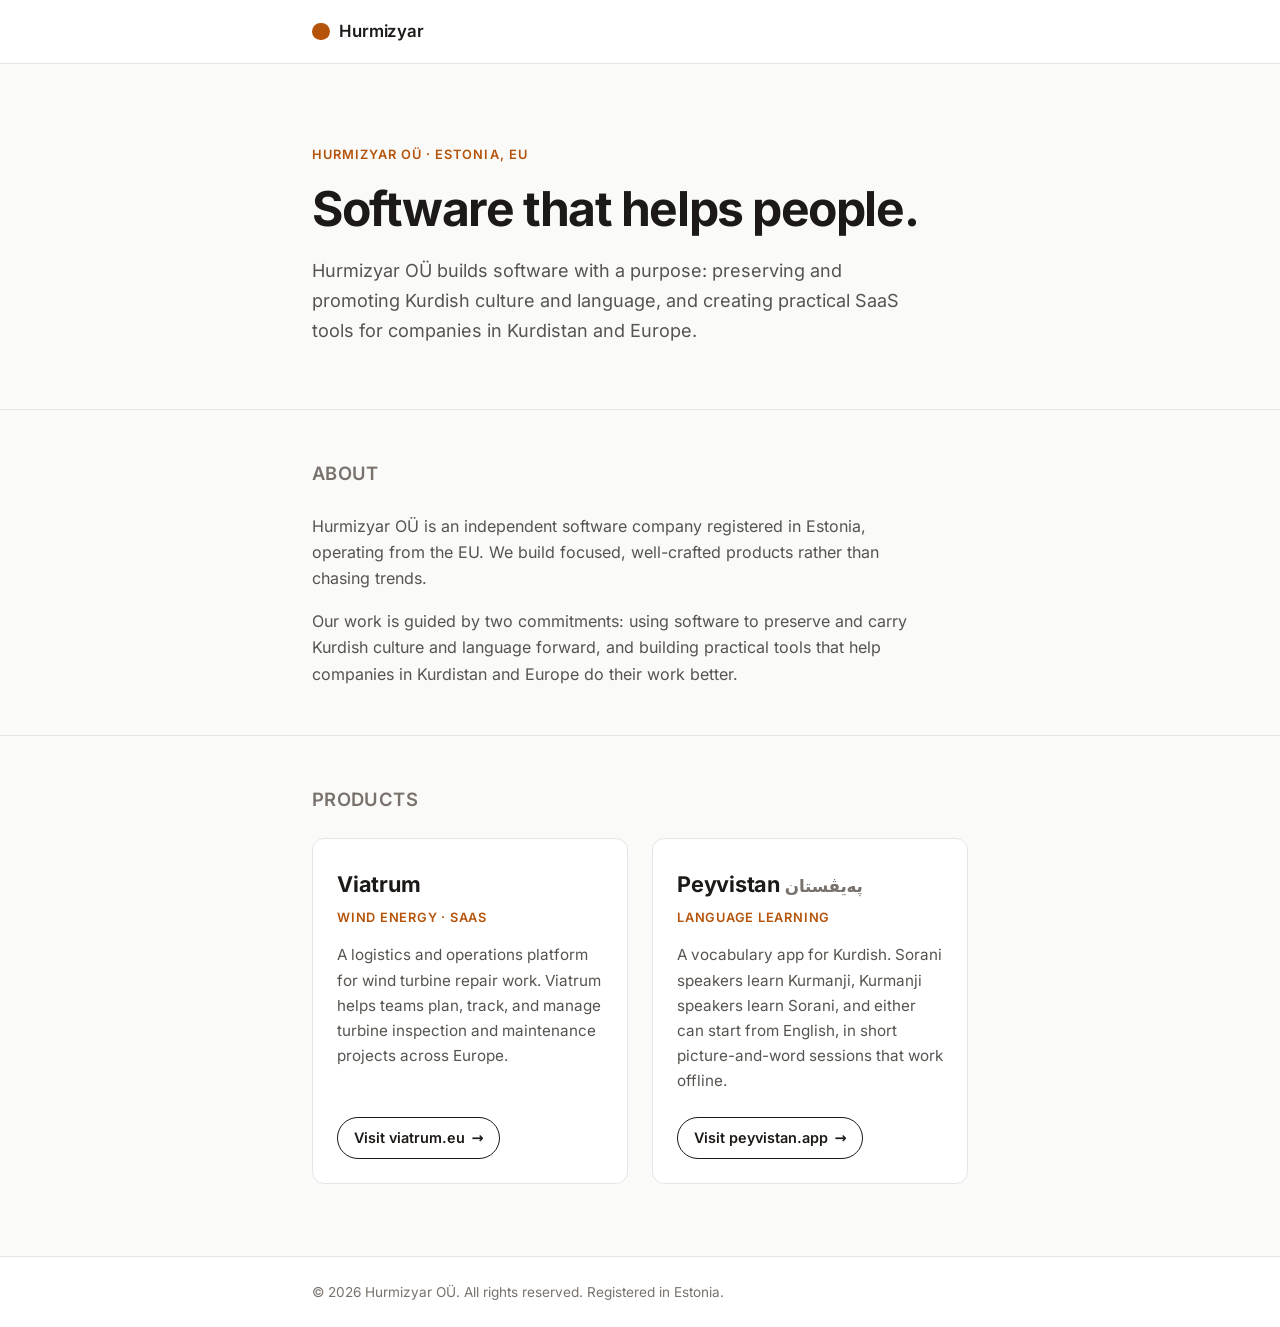
<file: index.html>
<!DOCTYPE html>
<html lang="en">
<head>
  <meta charset="UTF-8">
  <meta name="viewport" content="width=device-width, initial-scale=1.0">
  <title>Hurmizyar OÜ — Software that helps people</title>
  <meta name="description" content="Hurmizyar OÜ is an Estonian software company building products with a focus on Kurdish culture and language, and practical SaaS tools for companies in Kurdistan and Europe.">
  <link rel="canonical" href="https://hurmizyar.com/">
  <meta name="color-scheme" content="light dark">
  <meta name="theme-color" content="#fafaf9" media="(prefers-color-scheme: light)">
  <meta name="theme-color" content="#1c1917" media="(prefers-color-scheme: dark)">
  <link rel="icon" href="/favicon.svg" type="image/svg+xml">

  <meta property="og:type" content="website">
  <meta property="og:site_name" content="Hurmizyar OÜ">
  <meta property="og:title" content="Hurmizyar OÜ — Software that helps people">
  <meta property="og:description" content="An Estonian software company building products for Kurdish culture and language, and practical SaaS tools for companies in Kurdistan and Europe.">
  <meta property="og:url" content="https://hurmizyar.com/">
  <meta name="twitter:card" content="summary">

  <link rel="preload" href="/fonts/inter-latin-wght-normal.woff2" as="font" type="font/woff2" crossorigin>
  <link rel="stylesheet" href="/styles.css">

  <script type="application/ld+json">
  {
    "@context": "https://schema.org",
    "@type": "Organization",
    "name": "Hurmizyar OÜ",
    "url": "https://hurmizyar.com/",
    "address": { "@type": "PostalAddress", "addressCountry": "EE" },
    "owns": [
      { "@type": "SoftwareApplication", "name": "Viatrum", "url": "https://viatrum.eu/", "applicationCategory": "BusinessApplication" },
      { "@type": "SoftwareApplication", "name": "Peyvistan", "url": "https://peyvistan.app/", "applicationCategory": "EducationalApplication" }
    ]
  }
  </script>
</head>
<body>

  <header class="site-header">
    <div class="container">
      <div class="brand">
        <span class="brand-mark" aria-hidden="true"></span>
        <span class="brand-name">Hurmizyar</span>
      </div>
    </div>
  </header>

  <main>

    <!-- Hero -->
    <section class="hero" aria-label="Introduction">
      <div class="container">
        <p class="eyebrow">Hurmizyar OÜ &middot; Estonia, EU</p>
        <h1>Software that helps people.</h1>
        <p class="lede">
          Hurmizyar OÜ builds software with a purpose: preserving and promoting
          Kurdish culture and language, and creating practical SaaS tools for
          companies in Kurdistan and Europe.
        </p>
      </div>
    </section>

    <!-- About / Mission -->
    <section class="about" aria-labelledby="about-heading">
      <div class="container">
        <h2 id="about-heading">About</h2>
        <p>
          Hurmizyar OÜ is an independent software company registered in Estonia,
          operating from the EU. We build focused, well-crafted products rather
          than chasing trends.
        </p>
        <p>
          Our work is guided by two commitments: using software to preserve and
          carry Kurdish culture and language forward, and building practical
          tools that help companies in Kurdistan and Europe do their work better.
        </p>
      </div>
    </section>

    <!-- Products -->
    <section class="products" aria-labelledby="products-heading">
      <div class="container">
        <h2 id="products-heading">Products</h2>
        <div class="product-grid">

          <article class="product-card">
            <h3>Viatrum</h3>
            <p class="product-type">Wind energy &middot; SaaS</p>
            <p class="product-desc">
              A logistics and operations platform for wind turbine repair work.
              Viatrum helps teams plan, track, and manage turbine inspection and
              maintenance projects across Europe.
            </p>
            <a class="visit-link" href="https://viatrum.eu" target="_blank" rel="noopener noreferrer">
              Visit viatrum.eu <span aria-hidden="true">&rarr;</span>
            </a>
          </article>

          <article class="product-card">
            <h3>Peyvistan <span class="native-name" lang="ckb" dir="rtl">پەیڤستان</span></h3>
            <p class="product-type">Language learning</p>
            <p class="product-desc">
              A vocabulary app for Kurdish. Sorani speakers learn Kurmanji,
              Kurmanji speakers learn Sorani, and either can start from English,
              in short picture-and-word sessions that work offline.
            </p>
            <a class="visit-link" href="https://peyvistan.app" target="_blank" rel="noopener noreferrer">
              Visit peyvistan.app <span aria-hidden="true">&rarr;</span>
            </a>
          </article>

        </div>
      </div>
    </section>

  </main>

  <footer class="site-footer">
    <div class="container">
      <p>&copy; 2026 Hurmizyar OÜ. All rights reserved. Registered in Estonia.</p>
    </div>
  </footer>

</body>
</html>
</file>
<file: styles.css>
/* Hurmizyar OÜ — minimal holding page styles */

/* Inter (SIL OFL 1.1, fonts/OFL.txt), self-hosted so no visitor data goes to Google Fonts */
@font-face {
  font-family: "Inter";
  font-style: normal;
  font-display: swap;
  font-weight: 100 900;
  src: url("/fonts/inter-latin-wght-normal.woff2") format("woff2-variations");
  unicode-range: U+0000-00FF, U+0131, U+0152-0153, U+02BB-02BC, U+02C6, U+02DA, U+02DC, U+0304, U+0308, U+0329, U+2000-206F, U+20AC, U+2122, U+2191, U+2193, U+2212, U+2215, U+FEFF, U+FFFD;
}

:root {
  color-scheme: light dark;
  --bg: #fafaf9;
  --surface: #ffffff;
  --text: #1c1917;
  --text-muted: #57534e;
  --text-faint: #79716b;
  --border: #e7e5e4;
  --border-strong: #d6d3d1;
  --shadow: rgba(28, 25, 23, 0.05);
  --accent: #b45309;
  --accent-soft: #fdf3e6;
  --radius: 12px;
  --max-width: 44rem;
}

@media (prefers-color-scheme: dark) {
  :root {
    --bg: #1c1917;
    --surface: #24201e;
    --text: #f5f5f4;
    --text-muted: #d6d3d1;
    --text-faint: #a8a29e;
    --border: #3a3431;
    --border-strong: #57504c;
    --accent: #f59e0b;
    --accent-soft: #3b2a14;
    --shadow: rgba(0, 0, 0, 0.3);
  }
}

* { box-sizing: border-box; }

html {
  -webkit-text-size-adjust: 100%;
}

body {
  margin: 0;
  font-family: "Inter", system-ui, -apple-system, "Segoe UI", Roboto, sans-serif;
  font-size: 1rem;
  line-height: 1.65;
  color: var(--text);
  background: var(--bg);
  display: flex;
  flex-direction: column;
  min-height: 100vh;
  min-height: 100dvh;
}

.container {
  width: 100%;
  max-width: var(--max-width);
  margin: 0 auto;
  padding: 0 1.5rem;
}

/* Header */

.site-header {
  border-bottom: 1px solid var(--border);
  background: var(--surface);
}

.brand {
  color: inherit;
  text-decoration: none;
  display: flex;
  align-items: center;
  gap: 0.6rem;
  padding: 1.1rem 0;
}

.brand-mark {
  width: 1.1rem;
  height: 1.1rem;
  border-radius: 50%;
  background: var(--accent);
  flex-shrink: 0;
}

.brand-name {
  font-weight: 600;
  font-size: 1.05rem;
  letter-spacing: -0.01em;
}

/* Hero */

.hero {
  padding: 5rem 0 4rem;
}

.eyebrow {
  margin: 0 0 1rem;
  font-size: 0.8rem;
  font-weight: 600;
  letter-spacing: 0.08em;
  text-transform: uppercase;
  color: var(--accent);
}

.hero h1 {
  margin: 0 0 1.25rem;
  font-size: clamp(2.1rem, 6vw, 3rem);
  font-weight: 700;
  letter-spacing: -0.03em;
  line-height: 1.15;
}

.lede {
  margin: 0;
  font-size: 1.125rem;
  color: var(--text-muted);
  max-width: 38rem;
}

/* Sections */

.about {
  padding: 3rem 0;
  border-top: 1px solid var(--border);
}

.products {
  padding: 3rem 0 4.5rem;
  border-top: 1px solid var(--border);
}

h2 {
  margin: 0 0 1.5rem;
  font-size: 1.15rem;
  font-weight: 600;
  letter-spacing: 0.02em;
  text-transform: uppercase;
  color: var(--text-faint);
}

.about p {
  margin: 0 0 1rem;
  color: var(--text-muted);
  max-width: 38rem;
}

.about p:last-child {
  margin-bottom: 0;
}

/* Product cards */

.product-grid {
  display: grid;
  grid-template-columns: 1fr;
  gap: 1.25rem;
}

@media (min-width: 640px) {
  .product-grid {
    grid-template-columns: 1fr 1fr;
    gap: 1.5rem;
  }
}

.product-card {
  background: var(--surface);
  border: 1px solid var(--border);
  border-radius: var(--radius);
  padding: 1.75rem 1.5rem 1.5rem;
  display: flex;
  flex-direction: column;
  transition: border-color 0.15s ease, box-shadow 0.15s ease;
}

.product-card:hover {
  border-color: var(--border-strong);
  box-shadow: 0 2px 12px var(--shadow);
}

.product-card h3 {
  margin: 0 0 0.25rem;
  font-size: 1.35rem;
  font-weight: 700;
  letter-spacing: -0.01em;
}

.native-name {
  margin-inline-start: 0.35rem;
  font-family: "Noto Naskh Arabic", "Segoe UI", Tahoma, system-ui, sans-serif;
  font-size: 1.05rem;
  font-weight: 600;
  color: var(--text-faint);
}

.product-type {
  margin: 0 0 0.9rem;
  font-size: 0.8rem;
  font-weight: 600;
  letter-spacing: 0.06em;
  text-transform: uppercase;
  color: var(--accent);
}

.product-desc {
  margin: 0 0 1.5rem;
  font-size: 0.95rem;
  color: var(--text-muted);
  flex-grow: 1;
}

.visit-link {
  align-self: flex-start;
  display: inline-flex;
  align-items: center;
  gap: 0.4rem;
  padding: 0.5rem 1rem;
  border-radius: 999px;
  border: 1px solid var(--text);
  color: var(--text);
  font-size: 0.9rem;
  font-weight: 600;
  text-decoration: none;
  transition: background 0.15s ease, color 0.15s ease;
}

.visit-link:hover,
.visit-link:focus-visible {
  background: var(--text);
  color: var(--surface);
}

.visit-link:focus-visible {
  outline: 2px solid var(--accent);
  outline-offset: 2px;
}

@media (prefers-reduced-motion: reduce) {
  .product-card,
  .visit-link {
    transition: none;
  }
}

/* Footer */

.site-footer {
  margin-top: auto;
  border-top: 1px solid var(--border);
  background: var(--surface);
}

.site-footer p {
  margin: 0;
  padding: 1.5rem 0;
  font-size: 0.85rem;
  color: var(--text-faint);
}

/* 404 page */

.back {
  margin: 2rem 0 0;
}
</file>
